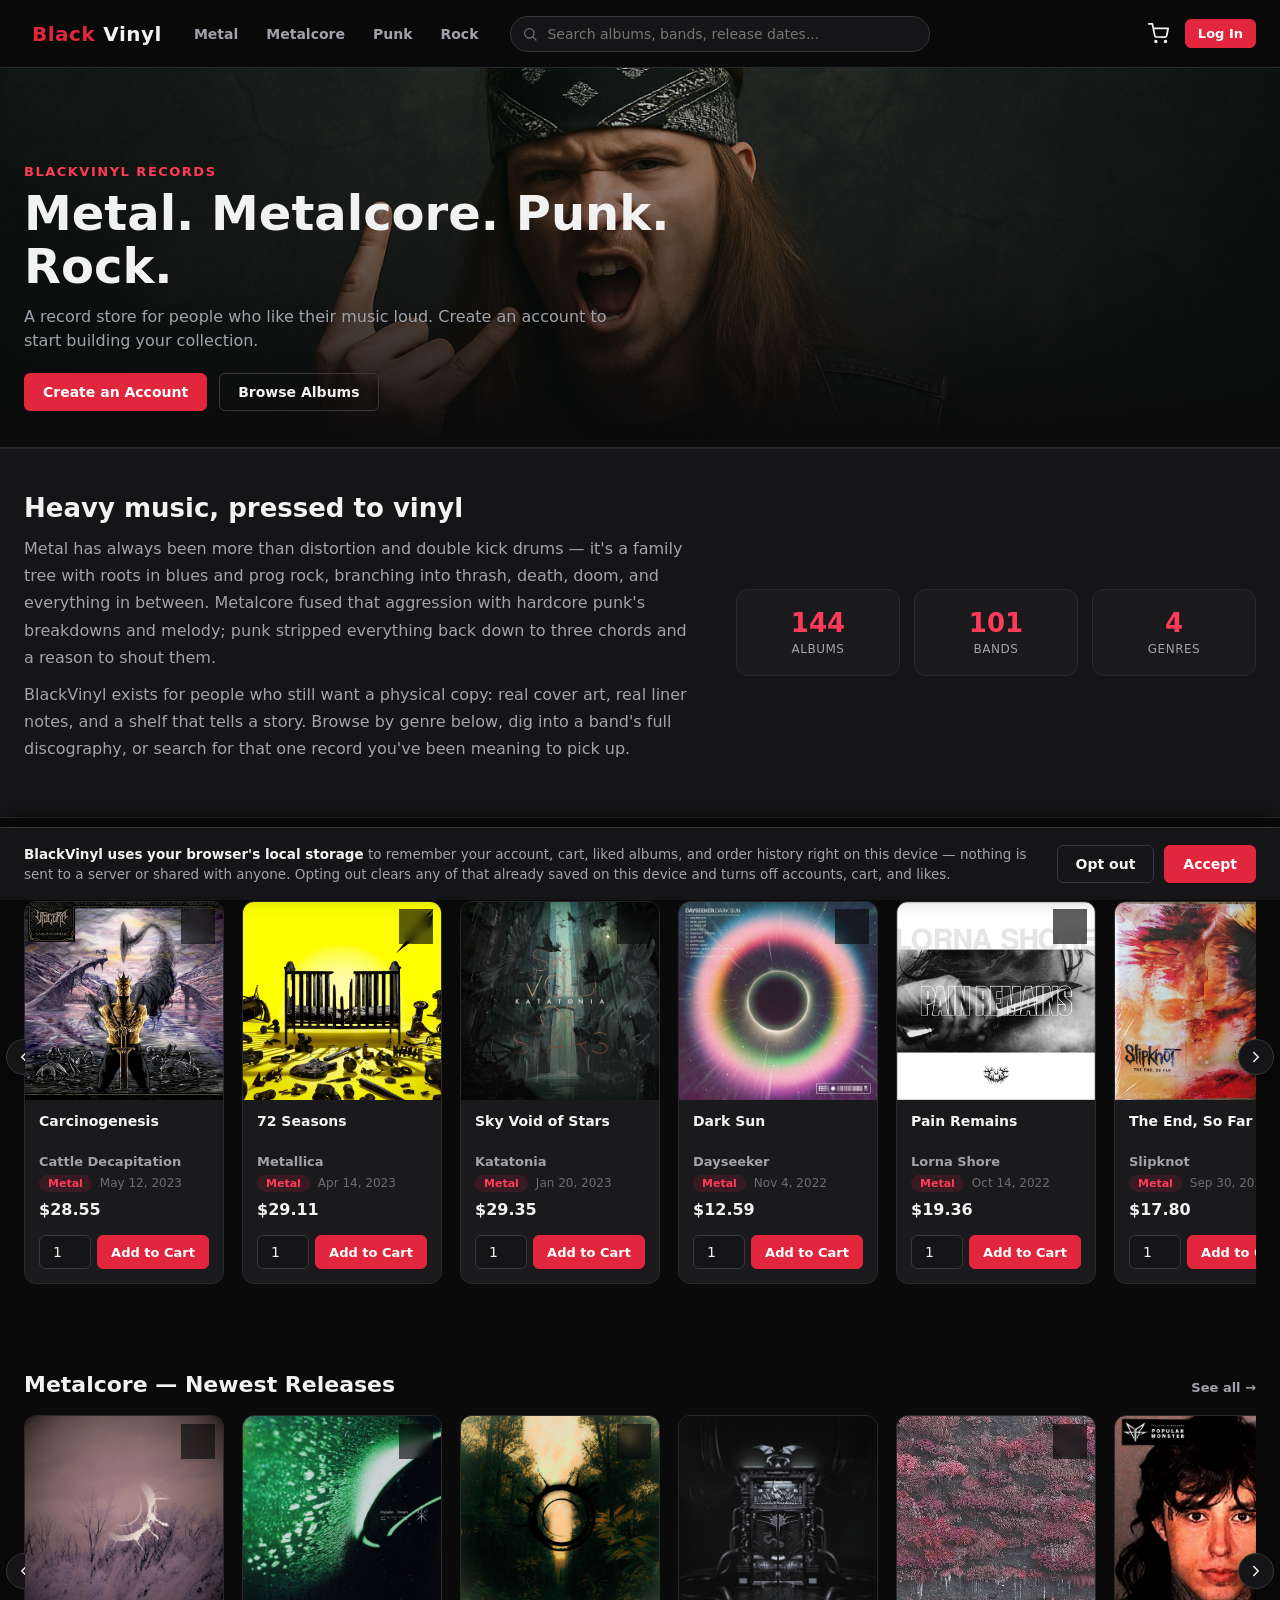
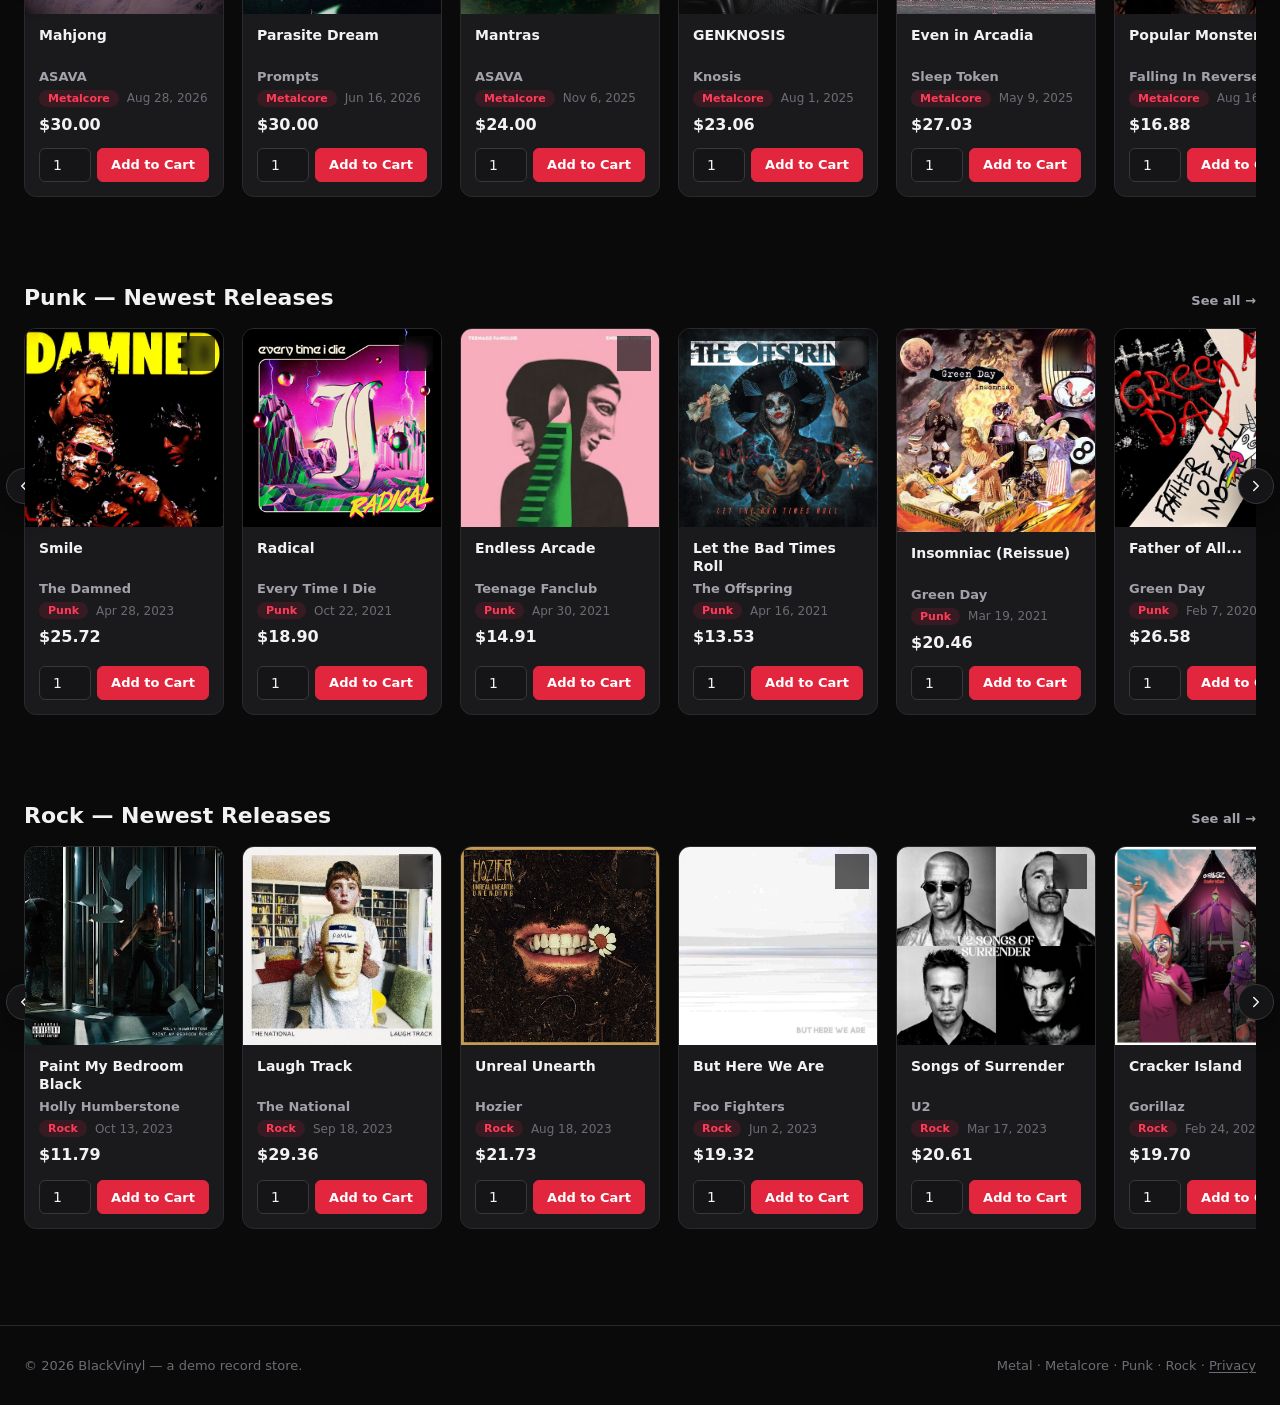
<file: index.html>
<!DOCTYPE html>
<html lang="en">
<head>
<meta charset="UTF-8">
<meta name="viewport" content="width=device-width, initial-scale=1.0">
<title>BlackVinyl — Metal, Metalcore, Punk &amp; Rock Albums</title>
<meta name="description" content="BlackVinyl is a record store for metal, metalcore, punk, and rock albums.">
<link rel="icon" href="data:image/svg+xml,%3Csvg xmlns='http://www.w3.org/2000/svg' viewBox='0 0 100 100'%3E%3Ctext y='.9em' font-size='90'%3E%F0%9F%92%BF%3C/text%3E%3C/svg%3E">
<link rel="stylesheet" href="css/styles.css">
</head>
<body>
<div id="navbar-root"></div>

<main>
  <div id="hero-root"></div>

  <section class="info-band">
    <div class="container info-band-grid">
      <div>
        <h2>Heavy music, pressed to vinyl</h2>
        <p>Metal has always been more than distortion and double kick drums — it's a family tree with roots in blues and prog rock, branching into thrash, death, doom, and everything in between. Metalcore fused that aggression with hardcore punk's breakdowns and melody; punk stripped everything back down to three chords and a reason to shout them.</p>
        <p>BlackVinyl exists for people who still want a physical copy: real cover art, real liner notes, and a shelf that tells a story. Browse by genre below, dig into a band's full discography, or search for that one record you've been meaning to pick up.</p>
      </div>
      <div class="info-stats">
        <div class="info-stat"><strong id="stat-albums">—</strong><span>Albums</span></div>
        <div class="info-stat"><strong id="stat-bands">—</strong><span>Bands</span></div>
        <div class="info-stat"><strong>4</strong><span>Genres</span></div>
      </div>
    </div>
  </section>

  <div class="container">
    <section class="section" id="carousel-metal"></section>
    <section class="section" id="carousel-metalcore"></section>
    <section class="section" id="carousel-punk"></section>
    <section class="section" id="carousel-rock"></section>
  </div>
</main>

<div id="footer-root"></div>

<script src="js/data.js"></script>
<script src="js/store.js"></script>
<script src="js/ui.js"></script>
<script src="js/pages/home.js"></script>
<script src="https://cdn.c360a.salesforce.com/beacon/c360a/7de6a3b1-0e6a-4644-84d8-524a1e90d727/scripts/c360a.min.js"></script>
</body>
</html>
</file>
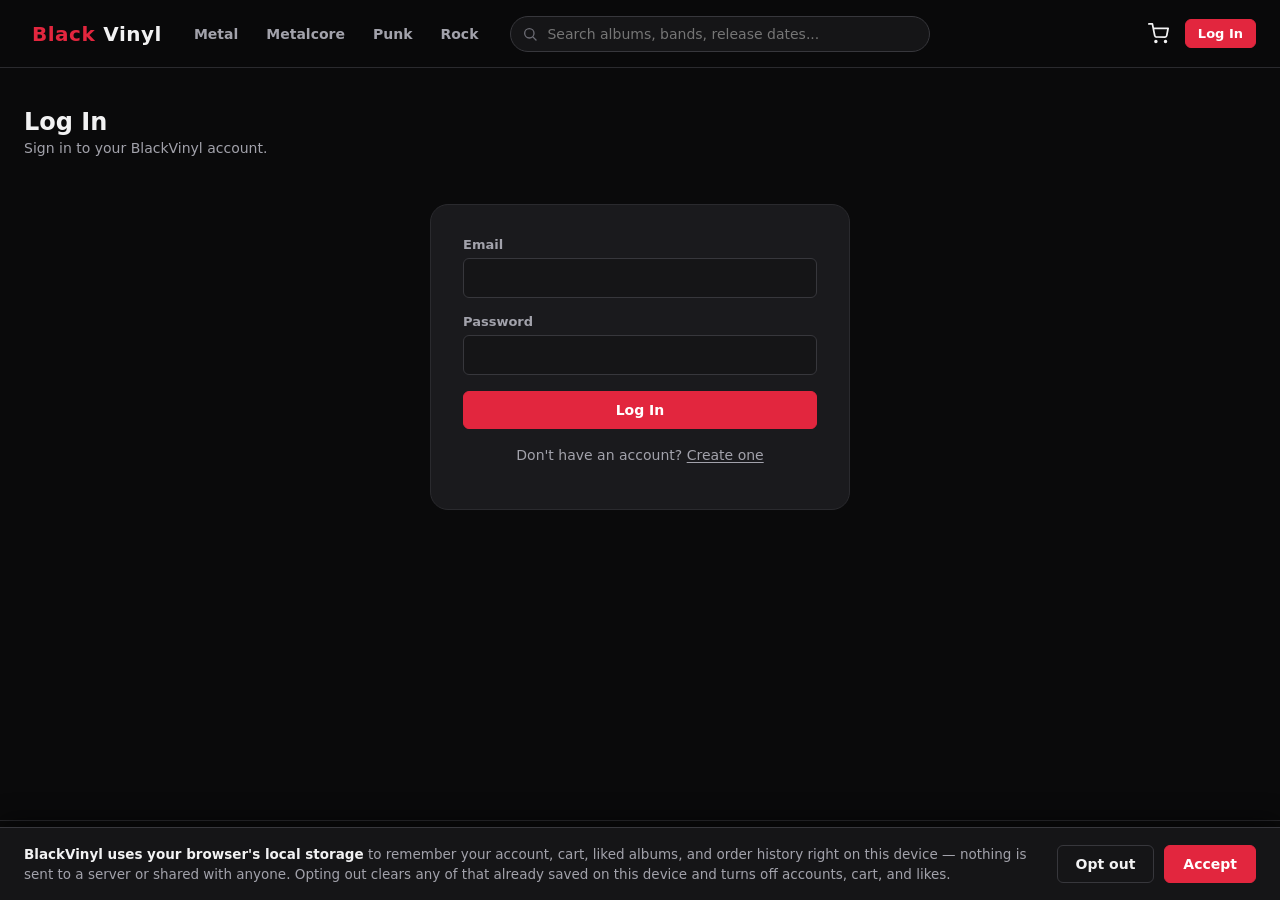
<file: account.html>
<!DOCTYPE html>
<html lang="en">
<head>
<meta charset="UTF-8">
<meta name="viewport" content="width=device-width, initial-scale=1.0">
<title>My Account -- BlackVinyl</title>
<meta name="description" content="View and update your BlackVinyl account details.">
<link rel="icon" href="data:image/svg+xml,%3Csvg xmlns='http://www.w3.org/2000/svg' viewBox='0 0 100 100'%3E%3Ctext y='.9em' font-size='90'%3E%F0%9F%92%BF%3C/text%3E%3C/svg%3E">
<link rel="stylesheet" href="css/styles.css">
</head>
<body>
<div id="navbar-root"></div>
<main class="container">
  <section class="section">
    <div class="page-header">
      <h1 class="page-title">My Account</h1>
      <p class="page-subtitle">Manage your profile details.</p>
    </div>

    <div class="panel panel-narrow">
      <div class="form-group">
        <label>Email</label>
        <div class="field-static" id="account-email"></div>
      </div>

      <div id="account-view">
        <div class="form-group">
          <label>First Name</label>
          <div class="field-static" id="account-first-name"></div>
        </div>
        <div class="form-group">
          <label>Last Name</label>
          <div class="field-static" id="account-last-name"></div>
        </div>
        <button type="button" class="btn btn-outline" id="account-edit-btn">Edit</button>
      </div>

      <form id="account-form" novalidate hidden>
        <div class="form-group">
          <label for="firstName">First Name</label>
          <input type="text" id="firstName" name="firstName" autocomplete="given-name" required>
        </div>
        <div class="form-group">
          <label for="lastName">Last Name</label>
          <input type="text" id="lastName" name="lastName" autocomplete="family-name" required>
        </div>
        <div class="form-error" id="account-error"></div>
        <div style="display:flex;gap:10px;flex-wrap:wrap;">
          <button type="submit" class="btn btn-primary">Save Changes</button>
          <button type="button" class="btn btn-outline" id="account-cancel-btn">Cancel</button>
        </div>
      </form>

      <div style="height:1px;background:var(--border);margin:22px 0 18px;"></div>
      <div style="display:flex;gap:10px;flex-wrap:wrap;">
        <a href="orders.html" class="btn btn-outline btn-sm">Purchase History</a>
        <a href="liked.html" class="btn btn-outline btn-sm">Liked Albums</a>
      </div>
    </div>
  </section>
</main>
<div id="footer-root"></div>
<script src="js/data.js"></script>
<script src="js/store.js"></script>
<script src="js/ui.js"></script>
<script src="js/pages/account.js"></script>
<script src="https://cdn.c360a.salesforce.com/beacon/c360a/7de6a3b1-0e6a-4644-84d8-524a1e90d727/scripts/c360a.min.js"></script>
</body>
</html>
</file>
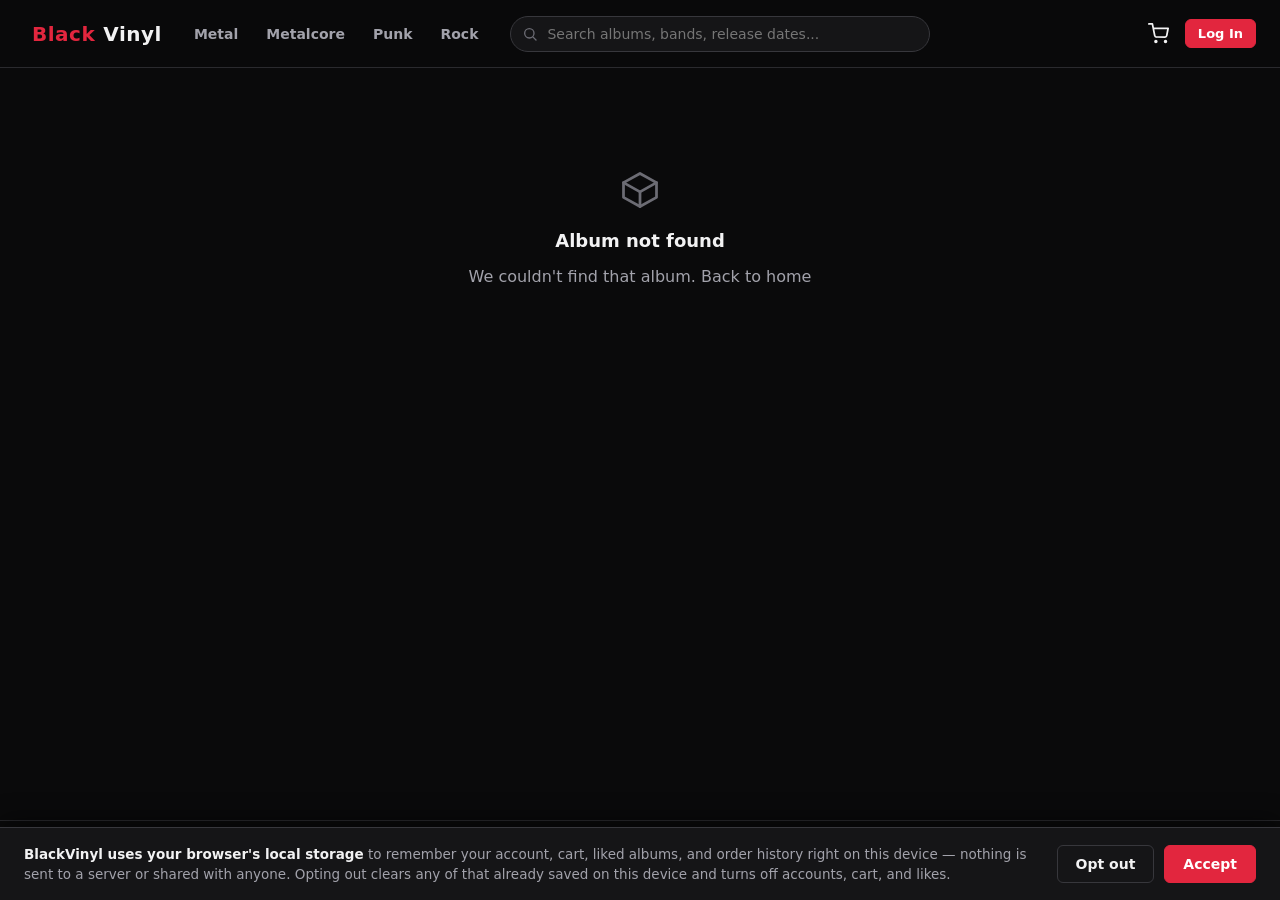
<file: album.html>
<!DOCTYPE html>
<html lang="en">
<head>
<meta charset="UTF-8">
<meta name="viewport" content="width=device-width, initial-scale=1.0">
<title>Album -- BlackVinyl</title>
<meta name="description" content="View album details, add to cart, or like this album on BlackVinyl.">
<link rel="icon" href="data:image/svg+xml,%3Csvg xmlns='http://www.w3.org/2000/svg' viewBox='0 0 100 100'%3E%3Ctext y='.9em' font-size='90'%3E%F0%9F%92%BF%3C/text%3E%3C/svg%3E">
<link rel="stylesheet" href="css/styles.css">
</head>
<body>
<div id="navbar-root"></div>
<main class="container">
  <section class="section" id="album-root"></section>
  <section class="section" id="album-recommendations"></section>
  <section class="section" id="album-recommendations-2"></section>
</main>
<div id="footer-root"></div>
<script src="js/data.js"></script>
<script src="js/store.js"></script>
<script src="js/ui.js"></script>
<script src="js/pages/album.js"></script>
<script src="https://cdn.c360a.salesforce.com/beacon/c360a/7de6a3b1-0e6a-4644-84d8-524a1e90d727/scripts/c360a.min.js"></script>
</body>
</html>
</file>
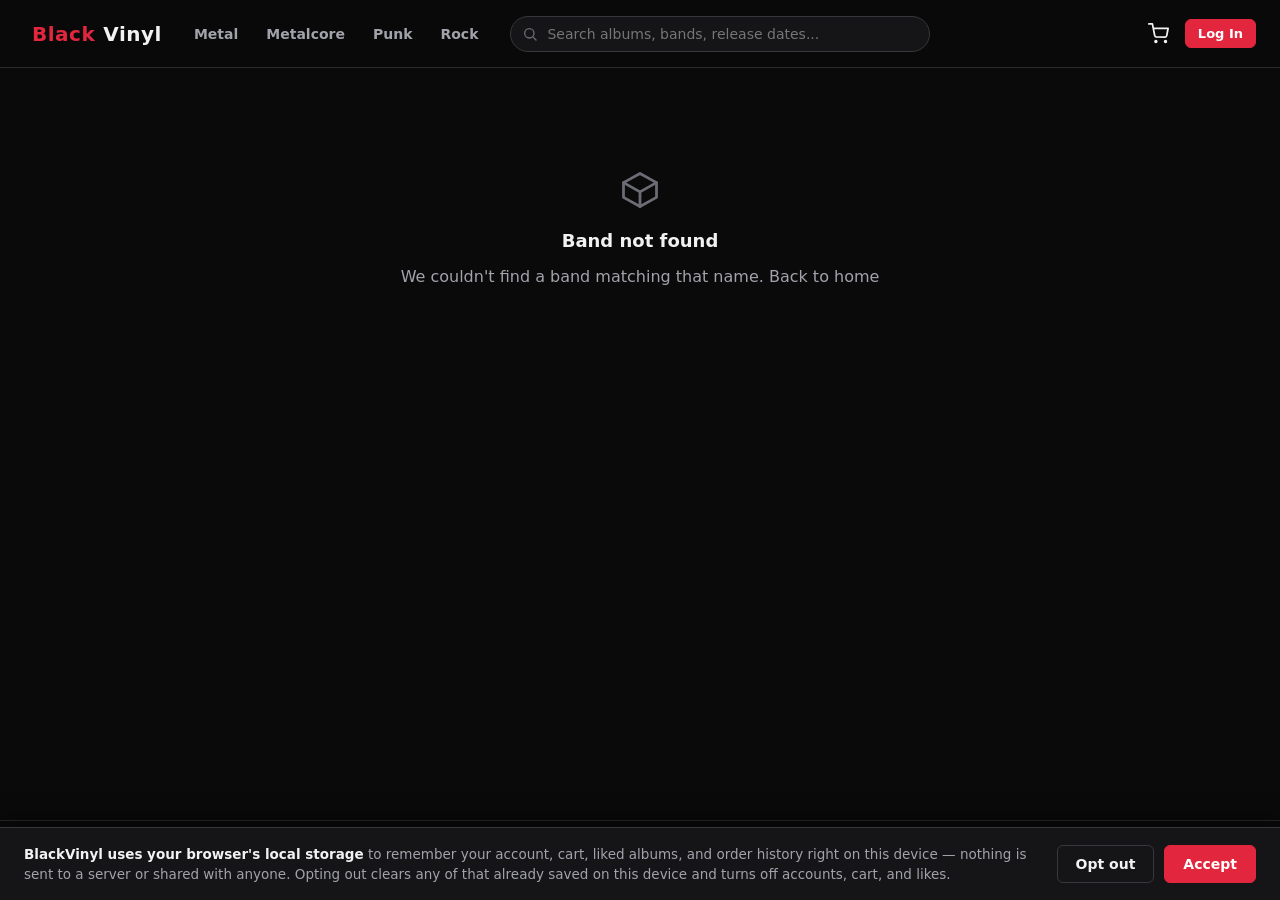
<file: band.html>
<!DOCTYPE html>
<html lang="en">
<head>
<meta charset="UTF-8">
<meta name="viewport" content="width=device-width, initial-scale=1.0">
<title>Band — BlackVinyl</title>
<meta name="description" content="Browse every album by this band, available on BlackVinyl.">
<link rel="icon" href="data:image/svg+xml,%3Csvg xmlns='http://www.w3.org/2000/svg' viewBox='0 0 100 100'%3E%3Ctext y='.9em' font-size='90'%3E%F0%9F%92%BF%3C/text%3E%3C/svg%3E">
<link rel="stylesheet" href="css/styles.css">
</head>
<body>
<div id="navbar-root"></div>

<main>
  <div id="hero-root"></div>

  <div class="container">
    <section class="section">
      <div class="page-header" id="band-page-header"></div>
      <div class="album-grid" id="band-grid"></div>
    </section>
  </div>
</main>

<div id="footer-root"></div>

<script src="js/data.js"></script>
<script src="js/store.js"></script>
<script src="js/ui.js"></script>
<script src="js/pages/band.js"></script>
<script src="https://cdn.c360a.salesforce.com/beacon/c360a/7de6a3b1-0e6a-4644-84d8-524a1e90d727/scripts/c360a.min.js"></script>
</body>
</html>
</file>
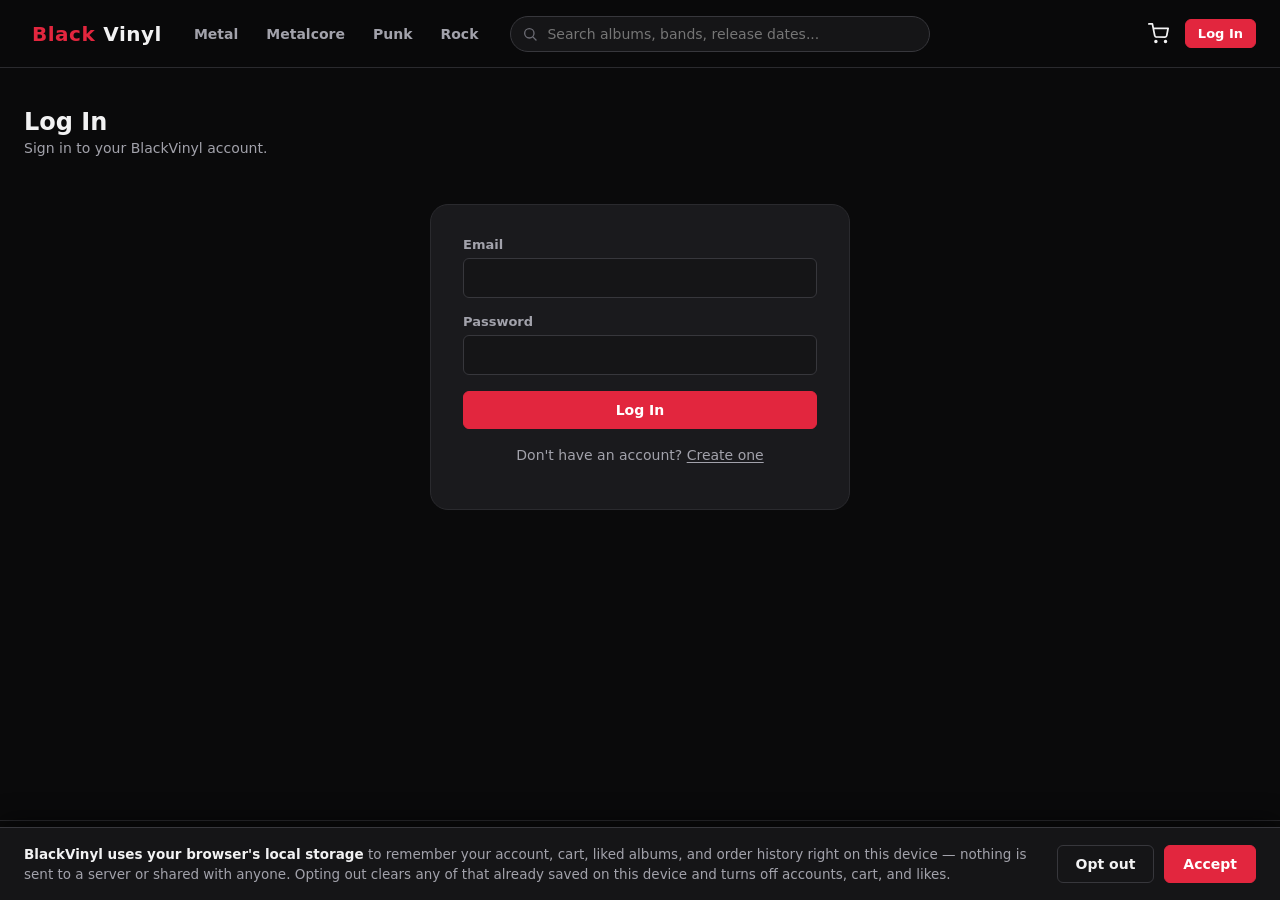
<file: cart.html>
<!DOCTYPE html>
<html lang="en">
<head>
<meta charset="UTF-8">
<meta name="viewport" content="width=device-width, initial-scale=1.0">
<title>Your Cart -- BlackVinyl</title>
<meta name="description" content="Review the albums in your BlackVinyl cart before checking out.">
<link rel="icon" href="data:image/svg+xml,%3Csvg xmlns='http://www.w3.org/2000/svg' viewBox='0 0 100 100'%3E%3Ctext y='.9em' font-size='90'%3E%F0%9F%92%BF%3C/text%3E%3C/svg%3E">
<link rel="stylesheet" href="css/styles.css">
</head>
<body>
<div id="navbar-root"></div>
<main class="container">
  <div class="section">
    <div class="page-header">
      <h1 class="page-title">Your Cart</h1>
      <p class="page-subtitle">Review your albums before proceeding to purchase.</p>
    </div>
    <div class="cart-layout">
      <div id="cart-list" class="cart-list"></div>
      <div id="cart-summary" class="summary-card"></div>
    </div>
  </div>
</main>
<div id="footer-root"></div>
<script src="js/data.js"></script>
<script src="js/store.js"></script>
<script src="js/ui.js"></script>
<script src="js/pages/cart.js"></script>
<script src="https://cdn.c360a.salesforce.com/beacon/c360a/7de6a3b1-0e6a-4644-84d8-524a1e90d727/scripts/c360a.min.js"></script>
</body>
</html>
</file>
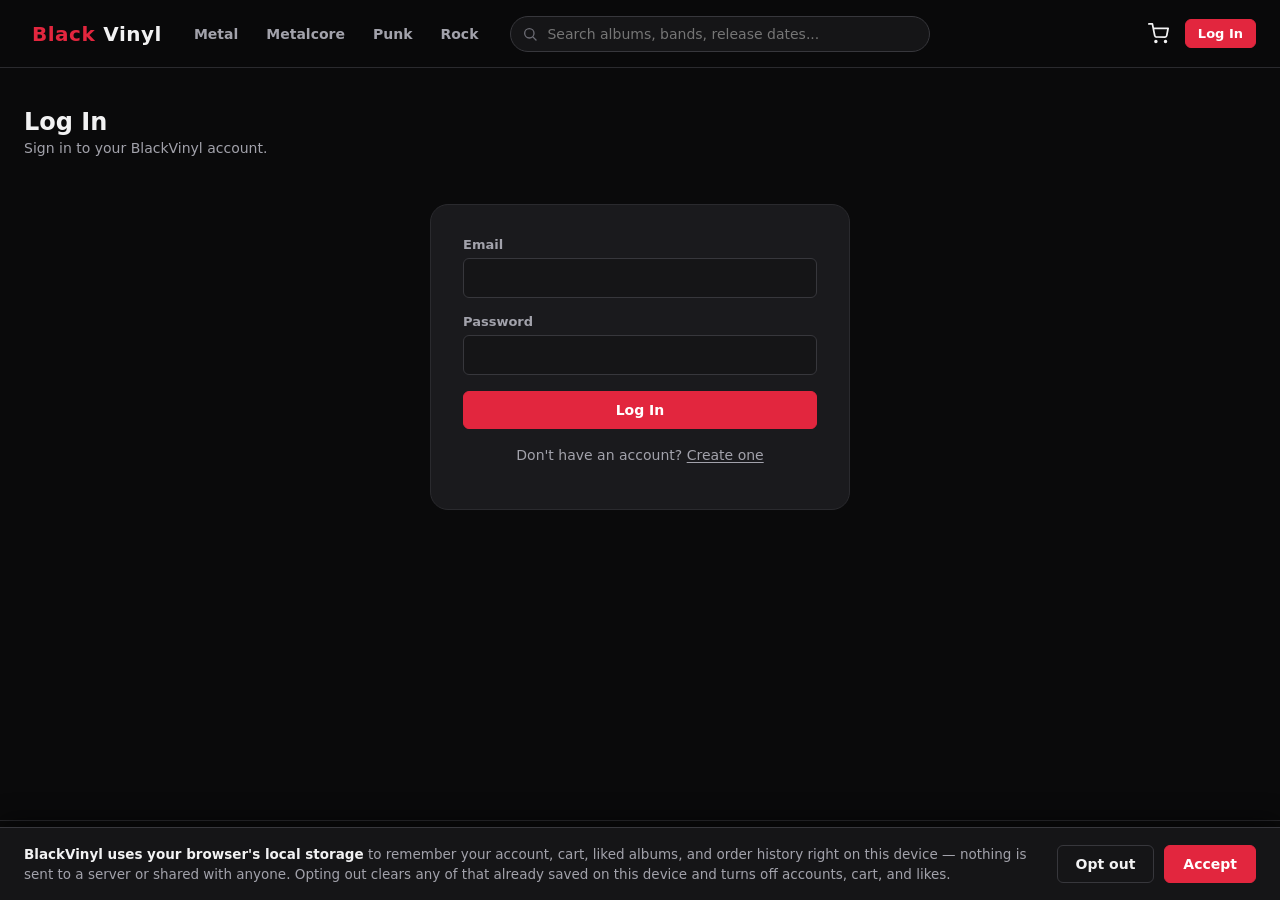
<file: checkout.html>
<!DOCTYPE html>
<html lang="en">
<head>
<meta charset="UTF-8">
<meta name="viewport" content="width=device-width, initial-scale=1.0">
<title>Confirm Your Purchase -- BlackVinyl</title>
<meta name="description" content="Review your cart and confirm your purchase on BlackVinyl.">
<link rel="icon" href="data:image/svg+xml,%3Csvg xmlns='http://www.w3.org/2000/svg' viewBox='0 0 100 100'%3E%3Ctext y='.9em' font-size='90'%3E%F0%9F%92%BF%3C/text%3E%3C/svg%3E">
<link rel="stylesheet" href="css/styles.css">
</head>
<body>
<div id="navbar-root"></div>
<main class="container" id="checkout-main">
  <div class="section" id="checkout-section">
    <div class="page-header" id="checkout-page-header">
      <h1 class="page-title" id="checkout-page-title">Confirm Your Purchase</h1>
      <p class="page-subtitle" id="checkout-page-subtitle">Review your order before it's placed.</p>
    </div>
    <div class="panel panel-narrow" id="checkout-panel"></div>
  </div>
</main>
<div id="footer-root"></div>
<script src="js/data.js"></script>
<script src="js/store.js"></script>
<script src="js/ui.js"></script>
<script src="js/pages/checkout.js"></script>
<script src="https://cdn.c360a.salesforce.com/beacon/c360a/7de6a3b1-0e6a-4644-84d8-524a1e90d727/scripts/c360a.min.js"></script>
</body>
</html>
</file>
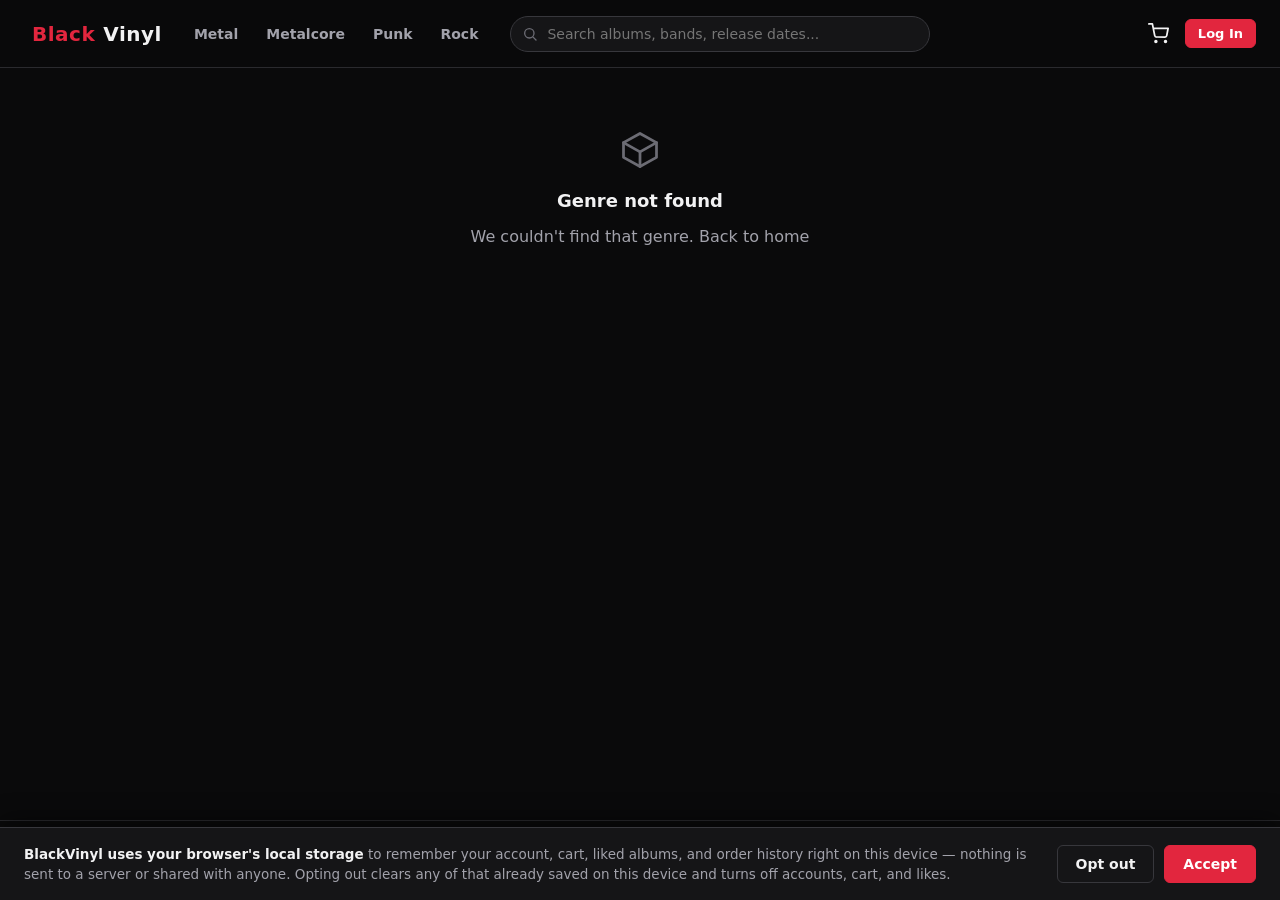
<file: genre.html>
<!DOCTYPE html>
<html lang="en">
<head>
<meta charset="UTF-8">
<meta name="viewport" content="width=device-width, initial-scale=1.0">
<title>Genre -- BlackVinyl</title>
<meta name="description" content="Browse BlackVinyl albums by genre.">
<link rel="icon" href="data:image/svg+xml,%3Csvg xmlns='http://www.w3.org/2000/svg' viewBox='0 0 100 100'%3E%3Ctext y='.9em' font-size='90'%3E%F0%9F%92%BF%3C/text%3E%3C/svg%3E">
<link rel="stylesheet" href="css/styles.css">
</head>
<body>
<div id="navbar-root"></div>

<main>
  <div id="hero-root"></div>

  <div class="container" id="genre-container">
    <section class="section">
      <div class="page-header">
        <h1 class="page-title" id="genre-title">Genre</h1>
        <p class="page-subtitle" id="genre-subtitle"></p>
      </div>
      <div class="album-grid" id="genre-grid"></div>
    </section>
  </div>
</main>

<div id="footer-root"></div>

<script src="js/data.js"></script>
<script src="js/store.js"></script>
<script src="js/ui.js"></script>
<script src="js/pages/genre.js"></script>
<script src="https://cdn.c360a.salesforce.com/beacon/c360a/7de6a3b1-0e6a-4644-84d8-524a1e90d727/scripts/c360a.min.js"></script>
</body>
</html>
</file>
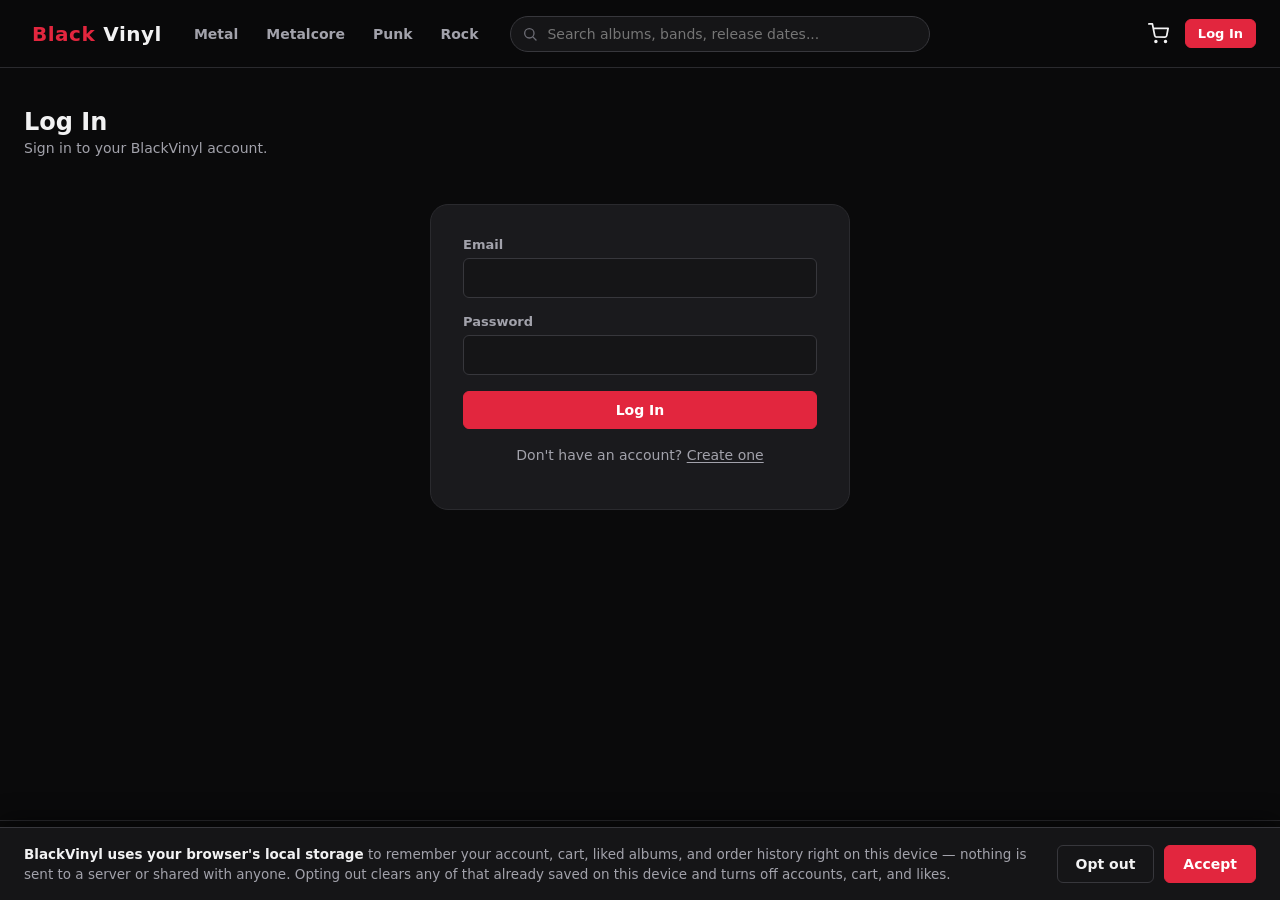
<file: liked.html>
<!DOCTYPE html>
<html lang="en">
<head>
<meta charset="UTF-8">
<meta name="viewport" content="width=device-width, initial-scale=1.0">
<title>Liked Albums -- BlackVinyl</title>
<meta name="description" content="The albums you've liked at BlackVinyl, all in one place.">
<link rel="icon" href="data:image/svg+xml,%3Csvg xmlns='http://www.w3.org/2000/svg' viewBox='0 0 100 100'%3E%3Ctext y='.9em' font-size='90'%3E%F0%9F%92%BF%3C/text%3E%3C/svg%3E">
<link rel="stylesheet" href="css/styles.css">
</head>
<body>
<div id="navbar-root"></div>
<main class="container">
  <div class="section">
    <div class="page-header">
      <h1 class="page-title">Liked Albums</h1>
      <p class="page-subtitle">Every album you've hearted, ready to add to your cart.</p>
    </div>
    <div class="album-grid" id="liked-grid"></div>
  </div>
</main>
<div id="footer-root"></div>
<script src="js/data.js"></script>
<script src="js/store.js"></script>
<script src="js/ui.js"></script>
<script src="js/pages/liked.js"></script>
<script src="https://cdn.c360a.salesforce.com/beacon/c360a/7de6a3b1-0e6a-4644-84d8-524a1e90d727/scripts/c360a.min.js"></script>
</body>
</html>
</file>
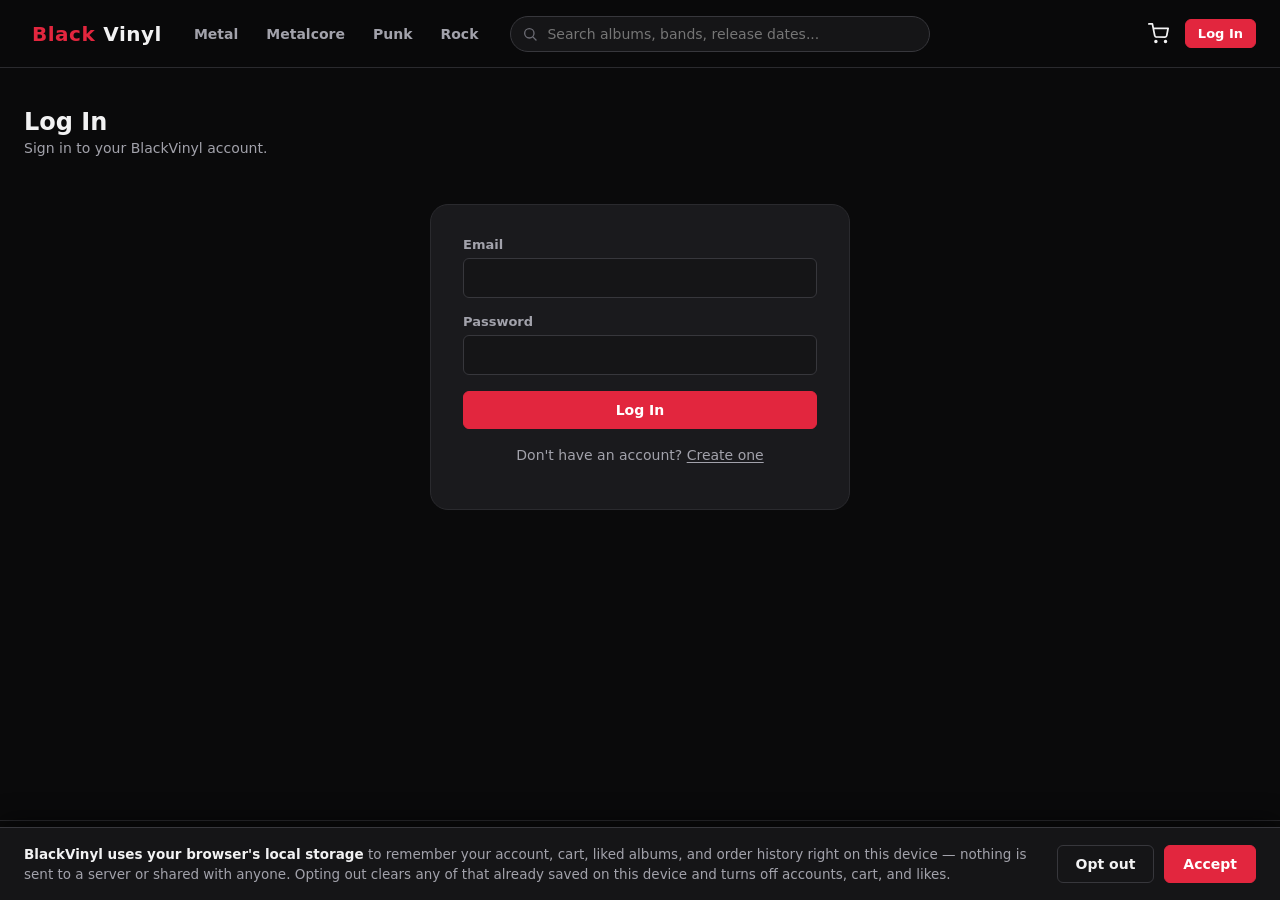
<file: login.html>
<!DOCTYPE html>
<html lang="en">
<head>
<meta charset="UTF-8">
<meta name="viewport" content="width=device-width, initial-scale=1.0">
<title>Log In -- BlackVinyl</title>
<meta name="description" content="Log in to your BlackVinyl account.">
<link rel="icon" href="data:image/svg+xml,%3Csvg xmlns='http://www.w3.org/2000/svg' viewBox='0 0 100 100'%3E%3Ctext y='.9em' font-size='90'%3E%F0%9F%92%BF%3C/text%3E%3C/svg%3E">
<link rel="stylesheet" href="css/styles.css">
</head>
<body>
<div id="navbar-root"></div>
<main class="container">
  <div class="section">
    <div class="page-header">
      <h1 class="page-title">Log In</h1>
      <p class="page-subtitle">Sign in to your BlackVinyl account.</p>
    </div>

    <div class="auth-wrap">
      <form id="form-login" novalidate>
        <div class="form-error" id="login-error"></div>
        <div class="form-group">
          <label for="login-email">Email</label>
          <input type="email" id="login-email" name="email" autocomplete="email" required>
          <div class="field-static visually-hidden" id="login-email-static"></div>
        </div>
        <div class="form-group">
          <label for="login-password">Password</label>
          <input type="password" id="login-password" name="password" autocomplete="current-password" required>
        </div>
        <button type="submit" class="btn btn-primary btn-block">Log In</button>
      </form>
      <p style="text-align:center; margin-top:18px; font-size:14px; color:var(--text-muted);">
        Don't have an account? <a href="signup.html" id="signup-link" class="link-btn">Create one</a>
      </p>
    </div>
  </div>
</main>
<div id="footer-root"></div>
<script src="js/data.js"></script>
<script src="js/store.js"></script>
<script src="js/ui.js"></script>
<script src="js/pages/login.js"></script>
<script src="https://cdn.c360a.salesforce.com/beacon/c360a/7de6a3b1-0e6a-4644-84d8-524a1e90d727/scripts/c360a.min.js"></script>
</body>
</html>
</file>
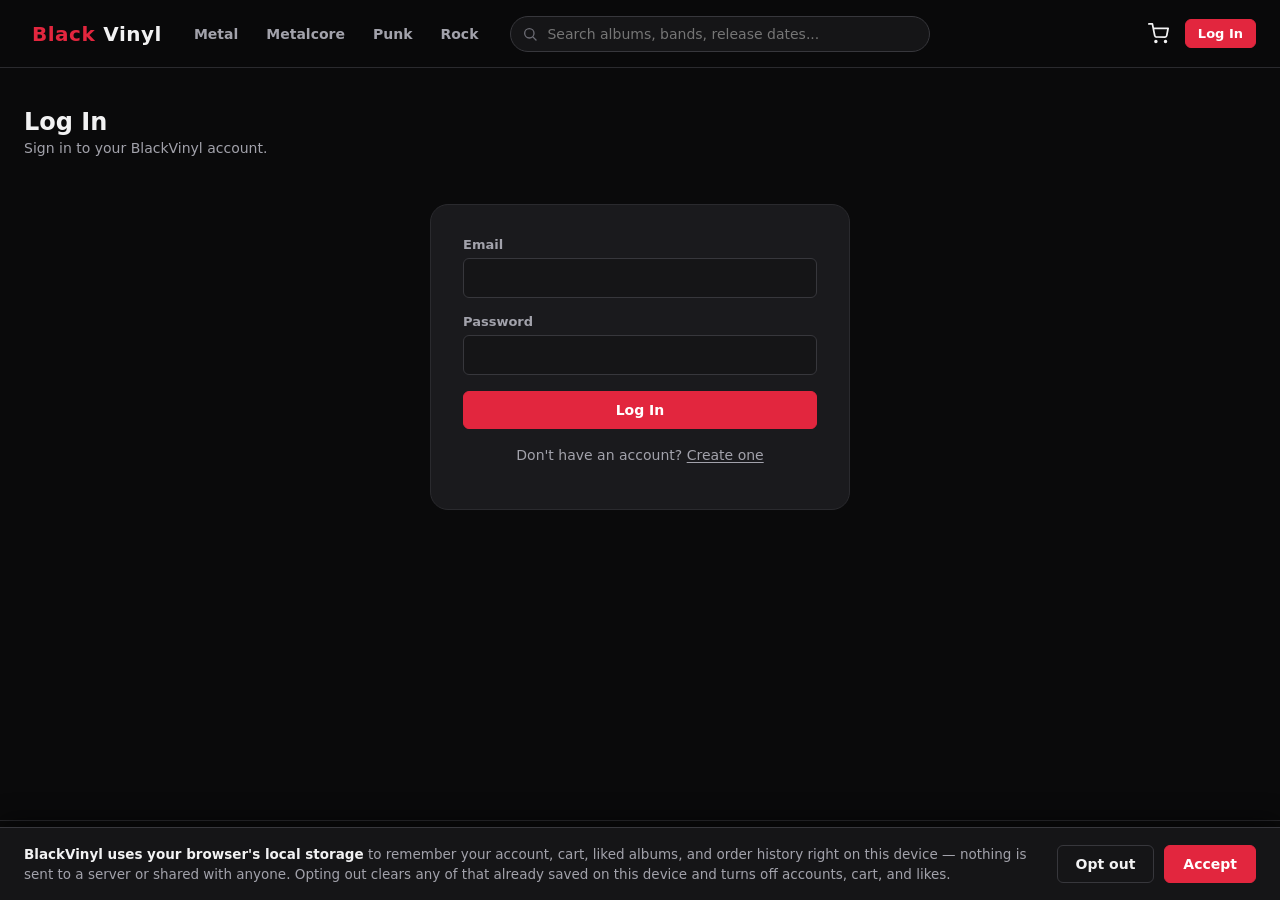
<file: orders.html>
<!DOCTYPE html>
<html lang="en">
<head>
<meta charset="UTF-8">
<meta name="viewport" content="width=device-width, initial-scale=1.0">
<title>Purchase History -- BlackVinyl</title>
<meta name="description" content="View your past BlackVinyl orders.">
<link rel="icon" href="data:image/svg+xml,%3Csvg xmlns='http://www.w3.org/2000/svg' viewBox='0 0 100 100'%3E%3Ctext y='.9em' font-size='90'%3E%F0%9F%92%BF%3C/text%3E%3C/svg%3E">
<link rel="stylesheet" href="css/styles.css">
</head>
<body>
<div id="navbar-root"></div>
<main class="container">
  <div class="section">
    <div class="page-header">
      <h1 class="page-title">Purchase History</h1>
      <p class="page-subtitle">Every order you've placed with BlackVinyl, newest first.</p>
    </div>
    <div id="orders-list"></div>
  </div>
</main>
<div id="footer-root"></div>
<script src="js/data.js"></script>
<script src="js/store.js"></script>
<script src="js/ui.js"></script>
<script src="js/pages/orders.js"></script>
<script src="https://cdn.c360a.salesforce.com/beacon/c360a/7de6a3b1-0e6a-4644-84d8-524a1e90d727/scripts/c360a.min.js"></script>
</body>
</html>
</file>
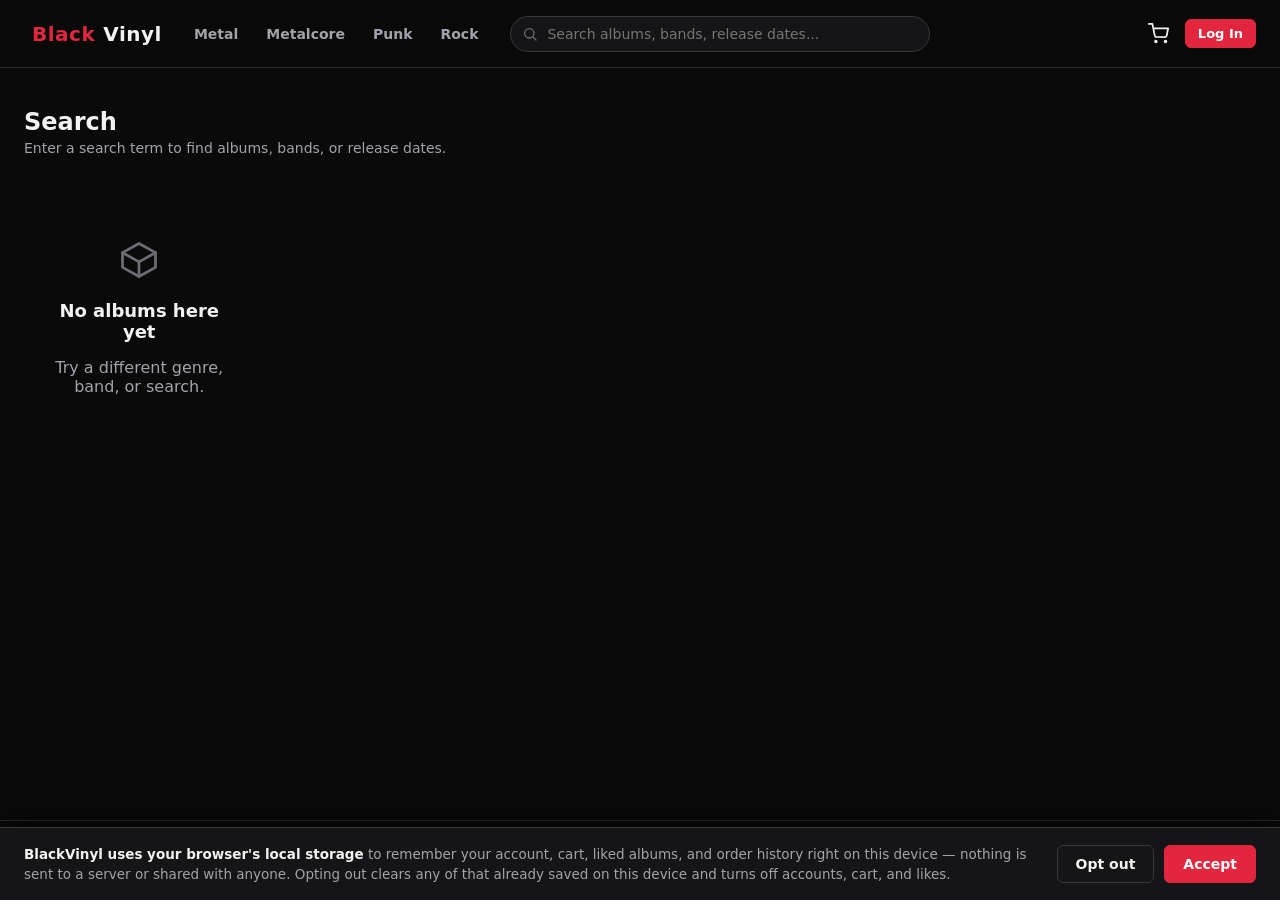
<file: search.html>
<!DOCTYPE html>
<html lang="en">
<head>
<meta charset="UTF-8">
<meta name="viewport" content="width=device-width, initial-scale=1.0">
<title>Search Results -- BlackVinyl</title>
<meta name="description" content="Search BlackVinyl's catalog of metal, metalcore, punk, and rock albums by name, band, or release date.">
<link rel="icon" href="data:image/svg+xml,%3Csvg xmlns='http://www.w3.org/2000/svg' viewBox='0 0 100 100'%3E%3Ctext y='.9em' font-size='90'%3E%F0%9F%92%BF%3C/text%3E%3C/svg%3E">
<link rel="stylesheet" href="css/styles.css">
</head>
<body>
<div id="navbar-root"></div>
<main class="container">
  <div class="section">
    <div class="page-header">
      <h1 class="page-title" id="search-title">Search</h1>
      <p class="page-subtitle" id="search-subtitle"></p>
    </div>
    <div class="album-grid" id="search-grid"></div>
  </div>
</main>
<div id="footer-root"></div>
<script src="js/data.js"></script>
<script src="js/store.js"></script>
<script src="js/ui.js"></script>
<script src="js/pages/search.js"></script>
<script src="https://cdn.c360a.salesforce.com/beacon/c360a/7de6a3b1-0e6a-4644-84d8-524a1e90d727/scripts/c360a.min.js"></script>
</body>
</html>
</file>
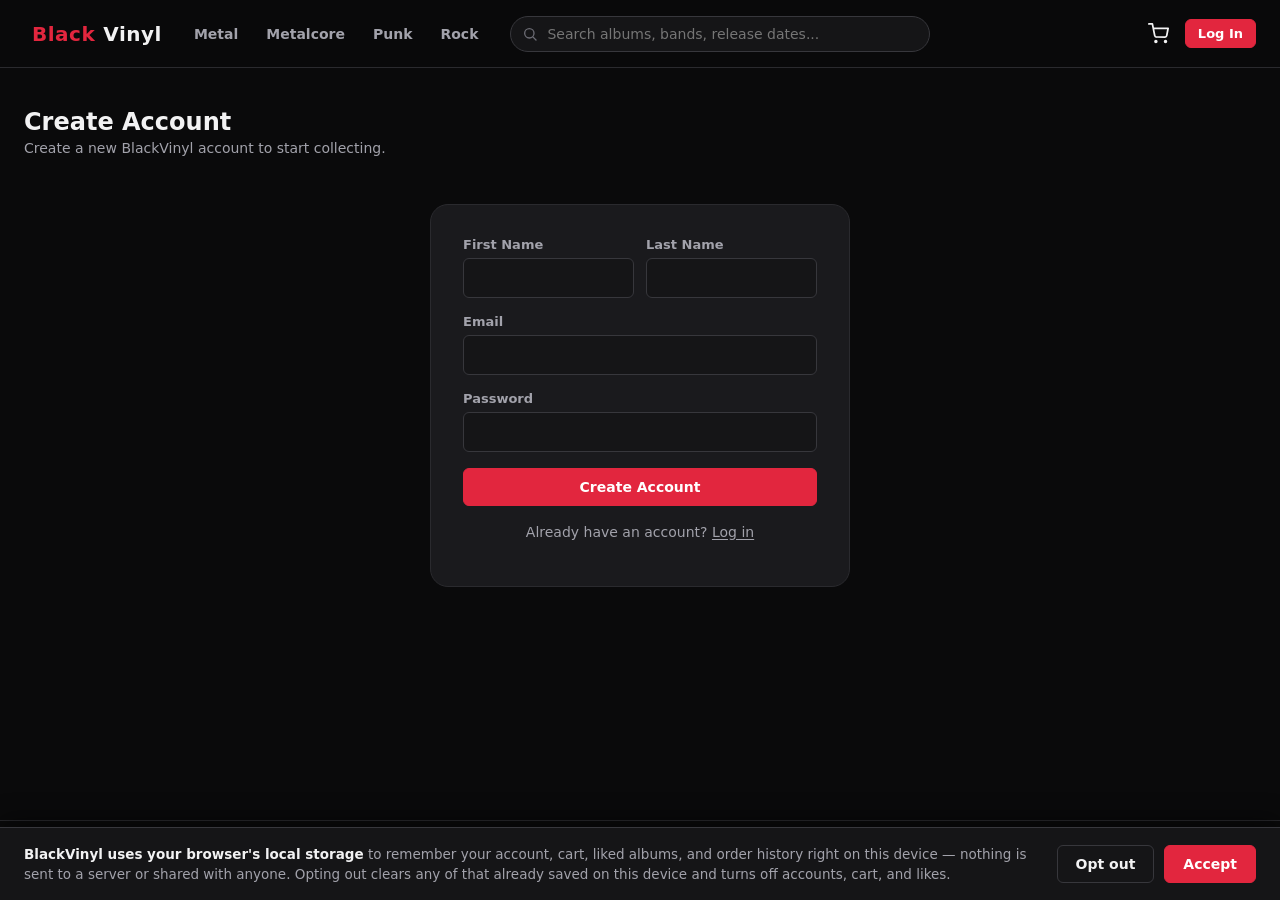
<file: signup.html>
<!DOCTYPE html>
<html lang="en">
<head>
<meta charset="UTF-8">
<meta name="viewport" content="width=device-width, initial-scale=1.0">
<title>Create Account -- BlackVinyl</title>
<meta name="description" content="Create a BlackVinyl account to start collecting.">
<link rel="icon" href="data:image/svg+xml,%3Csvg xmlns='http://www.w3.org/2000/svg' viewBox='0 0 100 100'%3E%3Ctext y='.9em' font-size='90'%3E%F0%9F%92%BF%3C/text%3E%3C/svg%3E">
<link rel="stylesheet" href="css/styles.css">
</head>
<body>
<div id="navbar-root"></div>
<main class="container">
  <div class="section">
    <div class="page-header">
      <h1 class="page-title">Create Account</h1>
      <p class="page-subtitle">Create a new BlackVinyl account to start collecting.</p>
    </div>

    <div class="auth-wrap">
      <form id="form-signup" novalidate>
        <div class="form-error" id="signup-error"></div>
        <div class="form-row">
          <div class="form-group">
            <label for="signup-first-name">First Name</label>
            <input type="text" id="signup-first-name" name="firstName" autocomplete="given-name" required>
            <div class="field-static visually-hidden" id="signup-first-name-static"></div>
          </div>
          <div class="form-group">
            <label for="signup-last-name">Last Name</label>
            <input type="text" id="signup-last-name" name="lastName" autocomplete="family-name" required>
            <div class="field-static visually-hidden" id="signup-last-name-static"></div>
          </div>
        </div>
        <div class="form-group">
          <label for="signup-email">Email</label>
          <input type="email" id="signup-email" name="email" autocomplete="email" required>
          <div class="field-static visually-hidden" id="signup-email-static"></div>
        </div>
        <div class="form-group">
          <label for="signup-password">Password</label>
          <input type="password" id="signup-password" name="password" autocomplete="new-password" required>
        </div>
        <button type="submit" class="btn btn-primary btn-block">Create Account</button>
      </form>
      <p style="text-align:center; margin-top:18px; font-size:14px; color:var(--text-muted);">
        Already have an account? <a href="login.html" id="login-link" class="link-btn">Log in</a>
      </p>
    </div>
  </div>
</main>
<div id="footer-root"></div>
<script src="js/data.js"></script>
<script src="js/store.js"></script>
<script src="js/ui.js"></script>
<script src="js/pages/signup.js"></script>
<script src="https://cdn.c360a.salesforce.com/beacon/c360a/7de6a3b1-0e6a-4644-84d8-524a1e90d727/scripts/c360a.min.js"></script>
</body>
</html>
</file>
<file: css/styles.css>
/* css/styles.css — shared design system for every page of the store. */

:root {
  --bg: #0a0a0b;
  --bg-elevated: #151517;
  --bg-card: #1a1a1d;
  --bg-card-hover: #202024;
  --border: #2a2a2e;
  --border-light: #37373c;
  --text: #f2f2f3;
  --text-muted: #a2a2ab;
  --text-faint: #6c6c74;
  --accent: #e2263e;
  --accent-hover: #ff3b57;
  --accent-soft: rgba(226, 38, 62, 0.15);
  --success: #35c76c;
  --danger: #ff5c5c;
  --radius-sm: 6px;
  --radius: 12px;
  --radius-lg: 18px;
  --shadow: 0 8px 24px rgba(0, 0, 0, 0.45);
  --header-h: 68px;
  --max-width: 1320px;
  --font: 'Segoe UI', 'Inter', system-ui, -apple-system, Roboto, Helvetica, Arial, sans-serif;
}

* { box-sizing: border-box; }

html, body {
  margin: 0;
  padding: 0;
  background: var(--bg);
  color: var(--text);
  font-family: var(--font);
  scroll-behavior: smooth;
}

body {
  min-height: 100vh;
  display: flex;
  flex-direction: column;
}

a { color: inherit; text-decoration: none; }
a:hover { color: var(--accent-hover); }

img { max-width: 100%; display: block; }

button, input, select { font-family: inherit; }

.container {
  width: 100%;
  max-width: var(--max-width);
  margin: 0 auto;
  padding: 0 24px;
}

main { flex: 1 0 auto; }

.visually-hidden {
  position: absolute !important;
  width: 1px; height: 1px;
  padding: 0; margin: -1px;
  overflow: hidden;
  clip: rect(0,0,0,0);
  white-space: nowrap;
  border: 0;
}

/* ---------------------------- buttons ------------------------------------ */

.btn {
  display: inline-flex;
  align-items: center;
  justify-content: center;
  gap: 6px;
  padding: 10px 18px;
  border-radius: var(--radius-sm);
  border: 1px solid var(--border-light);
  background: var(--bg-elevated);
  color: var(--text);
  font-size: 14px;
  font-weight: 600;
  cursor: pointer;
  transition: background .15s ease, border-color .15s ease, transform .05s ease;
  white-space: nowrap;
}
.btn:hover { background: var(--bg-card-hover); border-color: var(--border-light); }
.btn:active { transform: scale(0.98); }
.btn:disabled { opacity: .5; cursor: not-allowed; }

.btn-primary {
  background: var(--accent);
  border-color: var(--accent);
  color: #fff;
}
.btn-primary:hover { background: var(--accent-hover); border-color: var(--accent-hover); }

.btn-outline {
  background: transparent;
  border-color: var(--border-light);
}

.btn-sm { padding: 6px 12px; font-size: 13px; }
.btn-block { width: 100%; }

.btn-icon {
  width: 38px; height: 38px;
  padding: 0;
  border-radius: 50%;
  background: transparent;
  border: 1px solid transparent;
}
.btn-icon:hover { background: var(--bg-elevated); }
.btn-icon svg { width: 20px; height: 20px; }

.btn-danger-text { color: var(--danger); background: transparent; border-color: var(--border); }
.btn-danger-text:hover { background: rgba(255,92,92,0.1); }

/* ---------------------------- header / nav -------------------------------- */

.site-header {
  position: sticky;
  top: 0;
  z-index: 50;
  height: var(--header-h);
  display: flex;
  align-items: center;
  background: rgba(10,10,11,0.92);
  backdrop-filter: blur(10px);
  border-bottom: 1px solid var(--border);
}

.site-header .container {
  display: flex;
  align-items: center;
  gap: 20px;
  height: 100%;
}

.brand {
  font-size: 20px;
  font-weight: 800;
  letter-spacing: 0.5px;
  color: var(--text);
  display: flex;
  align-items: center;
  gap: 8px;
  flex-shrink: 0;
}
.brand span { color: var(--accent); }

.nav-links {
  display: flex;
  align-items: center;
  gap: 4px;
  list-style: none;
  margin: 0;
  padding: 0;
}
.nav-links a {
  display: block;
  padding: 8px 12px;
  border-radius: var(--radius-sm);
  font-size: 14px;
  font-weight: 600;
  color: var(--text-muted);
}
.nav-links a:hover, .nav-links a.active {
  color: var(--text);
  background: var(--bg-elevated);
}

.nav-search {
  flex: 1 1 auto;
  max-width: 420px;
  position: relative;
}
.nav-search form { display: flex; }
.nav-search input {
  width: 100%;
  padding: 9px 14px 9px 36px;
  border-radius: 999px;
  border: 1px solid var(--border-light);
  background: var(--bg-elevated);
  color: var(--text);
  font-size: 14px;
}
.nav-search input:focus {
  outline: none;
  border-color: var(--accent);
}
.nav-search svg {
  position: absolute;
  left: 12px;
  top: 50%;
  transform: translateY(-50%);
  width: 16px; height: 16px;
  color: var(--text-faint);
  pointer-events: none;
}

.nav-icons {
  display: flex;
  align-items: center;
  gap: 6px;
  flex-shrink: 0;
  margin-left: auto;
}

.icon-btn {
  position: relative;
  width: 40px; height: 40px;
  display: flex; align-items: center; justify-content: center;
  border-radius: 50%;
  color: var(--text);
  border: 1px solid transparent;
  background: transparent;
  cursor: pointer;
}
.icon-btn:hover { background: var(--bg-elevated); }
.icon-btn svg { width: 21px; height: 21px; }

.badge-count {
  position: absolute;
  top: -2px; right: -2px;
  min-width: 18px; height: 18px;
  padding: 0 4px;
  border-radius: 999px;
  background: var(--accent);
  color: #fff;
  font-size: 11px;
  font-weight: 700;
  display: flex; align-items: center; justify-content: center;
  line-height: 1;
}

.user-menu { position: relative; }
.user-menu-panel {
  position: absolute;
  top: calc(100% + 8px);
  right: 0;
  min-width: 200px;
  background: var(--bg-elevated);
  border: 1px solid var(--border);
  border-radius: var(--radius);
  box-shadow: var(--shadow);
  padding: 8px;
  display: none;
  flex-direction: column;
  gap: 2px;
}
.user-menu-panel.open { display: flex; }
.user-menu-panel a, .user-menu-panel button {
  display: block;
  width: 100%;
  text-align: left;
  padding: 9px 12px;
  border-radius: var(--radius-sm);
  background: transparent;
  border: none;
  color: var(--text);
  font-size: 14px;
  cursor: pointer;
}
.user-menu-panel a:hover, .user-menu-panel button:hover { background: var(--bg-card-hover); }
.user-menu-panel .menu-divider { height: 1px; background: var(--border); margin: 6px 4px; }
.user-menu-email { padding: 6px 12px 10px; font-size: 12px; color: var(--text-faint); border-bottom: 1px solid var(--border); margin-bottom: 4px; }

.nav-toggle {
  display: none;
  width: 38px; height: 38px;
  border-radius: var(--radius-sm);
  background: transparent;
  border: 1px solid transparent;
  color: var(--text);
  cursor: pointer;
  flex-shrink: 0;
}
.nav-toggle:hover { background: var(--bg-elevated); }
.nav-toggle svg { width: 20px; height: 20px; }

/* ------------------------------- hero -------------------------------------- */

.hero {
  position: relative;
  min-height: 380px;
  display: flex;
  align-items: flex-end;
  background-size: cover;
  background-position: center 30%;
  border-bottom: 1px solid var(--border);
}
.hero-sm { min-height: 220px; }
.hero::before {
  content: '';
  position: absolute; inset: 0;
  background: linear-gradient(180deg, rgba(10,10,11,0.15) 0%, rgba(10,10,11,0.55) 55%, var(--bg) 100%);
}
.hero-content {
  position: relative;
  z-index: 1;
  padding: 40px 24px 36px;
  width: 100%;
  max-width: var(--max-width);
  margin: 0 auto;
}
.hero-eyebrow {
  color: var(--accent-hover);
  font-size: 13px;
  font-weight: 700;
  text-transform: uppercase;
  letter-spacing: 1.5px;
  margin: 0 0 8px;
}
.hero-title {
  font-size: clamp(28px, 5vw, 48px);
  font-weight: 800;
  margin: 0 0 12px;
  max-width: 720px;
  line-height: 1.1;
}
.hero-subtitle {
  font-size: 16px;
  color: var(--text-muted);
  max-width: 620px;
  margin: 0 0 20px;
  line-height: 1.5;
}
.hero-actions { display: flex; gap: 12px; flex-wrap: wrap; }

/* ------------------------------ sections ----------------------------------- */

.section {
  padding: 40px 0;
}
.section-header {
  display: flex;
  align-items: baseline;
  justify-content: space-between;
  gap: 16px;
  margin-bottom: 18px;
}
.section-title {
  font-size: 22px;
  font-weight: 800;
  margin: 0;
}
.section-link { font-size: 13px; font-weight: 700; color: var(--text-muted); }
.section-link:hover { color: var(--accent-hover); }

.info-band {
  background: var(--bg-elevated);
  border-top: 1px solid var(--border);
  border-bottom: 1px solid var(--border);
  padding: 44px 0;
}
.info-band-grid {
  display: grid;
  grid-template-columns: 1.3fr 1fr;
  gap: 36px;
  align-items: center;
}
.info-band h2 { font-size: 26px; margin: 0 0 12px; }
.info-band p { color: var(--text-muted); line-height: 1.7; margin: 0 0 10px; }
.info-stats { display: grid; grid-template-columns: repeat(3, 1fr); gap: 14px; }
.info-stat {
  background: var(--bg-card);
  border: 1px solid var(--border);
  border-radius: var(--radius);
  padding: 18px;
  text-align: center;
}
.info-stat strong { display: block; font-size: 26px; color: var(--accent-hover); }
.info-stat span { font-size: 12px; color: var(--text-muted); text-transform: uppercase; letter-spacing: 0.5px; }

/* ------------------------------ carousel ------------------------------------ */

.carousel-wrap { position: relative; }
.carousel-track {
  display: flex;
  gap: 18px;
  overflow-x: auto;
  scroll-snap-type: x proximity;
  padding-bottom: 8px;
  scrollbar-width: thin;
  scrollbar-color: var(--border-light) transparent;
}
.carousel-track::-webkit-scrollbar { height: 8px; }
.carousel-track::-webkit-scrollbar-thumb { background: var(--border-light); border-radius: 999px; }
.carousel-track > .album-card { flex: 0 0 200px; scroll-snap-align: start; }

.carousel-nav {
  position: absolute;
  top: 40%;
  transform: translateY(-50%);
  width: 36px; height: 36px;
  border-radius: 50%;
  background: var(--bg-elevated);
  border: 1px solid var(--border-light);
  color: var(--text);
  display: flex; align-items: center; justify-content: center;
  cursor: pointer;
  box-shadow: var(--shadow);
}
.carousel-nav.prev { left: -18px; }
.carousel-nav.next { right: -18px; }
.carousel-nav svg { width: 18px; height: 18px; }

/* ------------------------------ album grid / card ---------------------------- */

.album-grid {
  display: grid;
  grid-template-columns: repeat(auto-fill, minmax(190px, 1fr));
  gap: 20px;
}

.album-card {
  background: var(--bg-card);
  border: 1px solid var(--border);
  border-radius: var(--radius);
  overflow: hidden;
  display: flex;
  flex-direction: column;
  transition: border-color .15s ease, transform .15s ease;
}
.album-card:hover { border-color: var(--border-light); transform: translateY(-2px); }

.album-card-media {
  position: relative;
  aspect-ratio: 1 / 1;
  background: var(--bg-elevated);
}
.album-card-media img { width: 100%; height: 100%; object-fit: cover; }

.like-btn {
  position: absolute;
  top: 8px; right: 8px;
  width: 34px; height: 34px;
  border-radius: 50%;
  border: 1px solid rgba(255,255,255,0.15);
  background: rgba(10,10,11,0.65);
  backdrop-filter: blur(4px);
  color: #fff;
  display: flex; align-items: center; justify-content: center;
  cursor: pointer;
}
.like-btn svg { width: 18px; height: 18px; }
.like-btn.liked { color: var(--accent); border-color: var(--accent); }
.like-btn.liked svg { fill: var(--accent); }

.remove-liked-btn {
  position: absolute;
  top: 8px; right: 8px;
  width: 34px; height: 34px;
  border-radius: 50%;
  border: 1px solid rgba(255,255,255,0.15);
  background: rgba(10,10,11,0.65);
  color: #fff;
  display: flex; align-items: center; justify-content: center;
  cursor: pointer;
}
.remove-liked-btn:hover { background: var(--danger); border-color: var(--danger); }
.remove-liked-btn svg { width: 16px; height: 16px; }

.album-card-body {
  padding: 12px 14px 14px;
  display: flex;
  flex-direction: column;
  gap: 6px;
  flex: 1;
}
.album-card-title {
  font-size: 14px;
  font-weight: 700;
  line-height: 1.3;
  display: -webkit-box;
  -webkit-line-clamp: 2;
  -webkit-box-orient: vertical;
  overflow: hidden;
  min-height: 2.6em;
}
.album-card-band {
  font-size: 13px;
  color: var(--text-muted);
  font-weight: 600;
}
.album-card-band:hover { color: var(--accent-hover); }
.album-card-meta {
  display: flex;
  align-items: center;
  gap: 8px;
  font-size: 12px;
  color: var(--text-faint);
}
.genre-pill {
  display: inline-block;
  padding: 2px 9px;
  border-radius: 999px;
  background: var(--accent-soft);
  color: var(--accent-hover);
  font-size: 11px;
  font-weight: 700;
  text-transform: capitalize;
}
.genre-pill:hover { background: var(--accent); color: #fff; }

.album-card-price {
  font-size: 16px;
  font-weight: 800;
  margin-top: 2px;
}

.album-card-actions {
  margin-top: auto;
  padding-top: 8px;
  display: flex;
  flex-direction: column;
  gap: 6px;
}
.add-to-cart-row { display: flex; gap: 6px; }
.qty-input {
  width: 52px;
  padding: 8px 6px;
  text-align: center;
  border-radius: var(--radius-sm);
  border: 1px solid var(--border-light);
  background: var(--bg-elevated);
  color: var(--text);
  font-size: 14px;
}
.qty-input:focus { outline: none; border-color: var(--accent); }
.add-to-cart-row .btn { flex: 1; }

.already-in-cart-note {
  font-size: 11.5px;
  color: var(--success);
  font-weight: 600;
}

/* ------------------------------ page banner / grids --------------------------- */

.page-header { margin-bottom: 22px; }
.page-title { font-size: 24px; font-weight: 800; margin: 0 0 4px; }
.page-subtitle { color: var(--text-muted); font-size: 14px; margin: 0; }

.band-chip-grid {
  display: flex; flex-wrap: wrap; gap: 8px;
}

.empty-state {
  text-align: center;
  padding: 60px 20px;
  color: var(--text-muted);
}
.empty-state h3 { color: var(--text); font-size: 18px; margin: 0 0 8px; }
.empty-state svg { width: 44px; height: 44px; color: var(--text-faint); margin-bottom: 14px; }

/* ------------------------------ forms ------------------------------------- */

.auth-wrap {
  max-width: 420px;
  margin: 48px auto;
  background: var(--bg-card);
  border: 1px solid var(--border);
  border-radius: var(--radius-lg);
  padding: 32px;
}
.auth-tabs {
  display: flex;
  border: 1px solid var(--border);
  border-radius: var(--radius-sm);
  overflow: hidden;
  margin-bottom: 24px;
}
.auth-tab {
  flex: 1;
  text-align: center;
  padding: 10px;
  cursor: pointer;
  font-weight: 700;
  font-size: 14px;
  color: var(--text-muted);
  background: var(--bg-elevated);
}
.auth-tab.active { background: var(--accent); color: #fff; }

.form-group { margin-bottom: 16px; }
.form-group label {
  display: block;
  font-size: 13px;
  font-weight: 600;
  color: var(--text-muted);
  margin-bottom: 6px;
}
.form-group input {
  width: 100%;
  padding: 11px 12px;
  border-radius: var(--radius-sm);
  border: 1px solid var(--border-light);
  background: var(--bg-elevated);
  color: var(--text);
  font-size: 14px;
}
.form-group input:focus { outline: none; border-color: var(--accent); }
.form-row { display: flex; gap: 12px; }
.form-row .form-group { flex: 1; }

.form-error {
  background: rgba(255,92,92,0.12);
  border: 1px solid rgba(255,92,92,0.35);
  color: var(--danger);
  padding: 10px 12px;
  border-radius: var(--radius-sm);
  font-size: 13px;
  margin-bottom: 16px;
  display: none;
}
.form-error.show { display: block; }

.form-success {
  background: rgba(53,199,108,0.12);
  border: 1px solid rgba(53,199,108,0.35);
  color: var(--success);
  padding: 10px 12px;
  border-radius: var(--radius-sm);
  font-size: 13px;
  margin-bottom: 16px;
}

/* ------------------------------ cart / checkout ------------------------------ */

.cart-layout {
  display: grid;
  grid-template-columns: 1fr 340px;
  gap: 28px;
  align-items: start;
}
.cart-list { display: flex; flex-direction: column; gap: 12px; }
.cart-line {
  display: flex;
  align-items: center;
  gap: 14px;
  background: var(--bg-card);
  border: 1px solid var(--border);
  border-radius: var(--radius);
  padding: 12px;
}
.cart-line img {
  width: 72px; height: 72px;
  object-fit: cover;
  border-radius: var(--radius-sm);
  flex-shrink: 0;
}
.cart-line-info { flex: 1; min-width: 0; }
.cart-line-title { font-weight: 700; font-size: 14px; margin: 0 0 2px; }
.cart-line-band { font-size: 13px; color: var(--text-muted); margin: 0 0 6px; }
.cart-line-price { font-size: 13px; color: var(--text-faint); }
.cart-line-id { font-size: 12px; color: var(--text-faint); margin-top: 2px; font-family: 'Consolas', monospace; }
.cart-line-qty { font-size: 12px; color: var(--text-faint); margin-top: 2px; }
.cart-line-controls {
  display: flex;
  align-items: center;
  gap: 10px;
  flex-shrink: 0;
}
.qty-stepper {
  display: flex;
  align-items: center;
  border: 1px solid var(--border-light);
  border-radius: var(--radius-sm);
  overflow: hidden;
}
.qty-stepper button {
  width: 30px; height: 30px;
  background: var(--bg-elevated);
  border: none;
  color: var(--text);
  cursor: pointer;
  font-size: 16px;
}
.qty-stepper button:hover { background: var(--bg-card-hover); }
.qty-stepper input {
  width: 40px;
  text-align: center;
  border: none;
  background: transparent;
  color: var(--text);
  font-size: 14px;
}
.cart-line-total { font-weight: 800; min-width: 70px; text-align: right; }

.summary-card {
  background: var(--bg-card);
  border: 1px solid var(--border);
  border-radius: var(--radius);
  padding: 20px;
  position: sticky;
  top: calc(var(--header-h) + 16px);
}
.summary-row {
  display: flex;
  justify-content: space-between;
  font-size: 14px;
  color: var(--text-muted);
  margin-bottom: 10px;
}
.summary-row.total {
  color: var(--text);
  font-weight: 800;
  font-size: 18px;
  border-top: 1px solid var(--border);
  padding-top: 12px;
  margin-top: 8px;
}

.checkout-item {
  display: flex;
  justify-content: space-between;
  gap: 10px;
  font-size: 13px;
  padding: 8px 0;
  border-bottom: 1px solid var(--border);
}
.checkout-item:last-child { border-bottom: none; }
.checkout-item-id { font-size: 11.5px; color: var(--text-faint); font-family: 'Consolas', monospace; }
.checkout-item-qty { font-size: 11.5px; color: var(--text-faint); }

/* ------------------------------ orders ------------------------------------- */

.order-card {
  background: var(--bg-card);
  border: 1px solid var(--border);
  border-radius: var(--radius);
  padding: 18px 20px;
  margin-bottom: 16px;
}
.order-card-head {
  display: flex;
  flex-wrap: wrap;
  justify-content: space-between;
  gap: 10px;
  align-items: center;
  margin-bottom: 12px;
  padding-bottom: 12px;
  border-bottom: 1px solid var(--border);
}
.order-id { font-weight: 800; font-family: 'Consolas', monospace; letter-spacing: 0.5px; }
.order-meta { display: flex; gap: 18px; flex-wrap: wrap; font-size: 13px; color: var(--text-muted); }
.order-meta strong { color: var(--text); }
.order-items-list { display: flex; flex-direction: column; gap: 8px; }
.order-item-row {
  display: flex;
  align-items: center;
  gap: 10px;
  font-size: 13px;
}
.order-item-row img { width: 40px; height: 40px; object-fit: cover; border-radius: 6px; }
.order-item-row .grow { flex: 1; color: var(--text-muted); }

/* ------------------------------ toasts -------------------------------------- */

.toast-container {
  position: fixed;
  bottom: 20px;
  right: 20px;
  z-index: 200;
  display: flex;
  flex-direction: column;
  gap: 10px;
}
.toast {
  background: var(--bg-elevated);
  border: 1px solid var(--border-light);
  border-left: 4px solid var(--accent);
  color: var(--text);
  padding: 12px 16px;
  border-radius: var(--radius-sm);
  box-shadow: var(--shadow);
  font-size: 14px;
  min-width: 220px;
  max-width: 320px;
  animation: toast-in .18s ease-out;
}
.toast.success { border-left-color: var(--success); }
@keyframes toast-in {
  from { opacity: 0; transform: translateY(8px); }
  to { opacity: 1; transform: translateY(0); }
}

/* ------------------------------ consent banner ------------------------------- */

.consent-banner {
  position: fixed;
  left: 0;
  right: 0;
  bottom: 0;
  z-index: 300;
  background: var(--bg-elevated);
  border-top: 1px solid var(--border-light);
  box-shadow: 0 -8px 24px rgba(0, 0, 0, 0.45);
  animation: consent-in .25s ease-out;
}
.consent-banner .container {
  position: relative;
  padding: 16px 24px;
  display: flex;
  align-items: center;
  gap: 20px;
  flex-wrap: wrap;
}
.consent-close {
  position: absolute;
  top: 8px;
  right: 8px;
  width: 28px;
  height: 28px;
  padding: 0;
  border-radius: 50%;
  border: none;
  background: transparent;
  color: var(--text-faint);
  cursor: pointer;
  display: flex;
  align-items: center;
  justify-content: center;
}
.consent-close:hover { background: var(--bg-card-hover); color: var(--text); }
.consent-close svg { width: 16px; height: 16px; }
.consent-text {
  flex: 1 1 420px;
  font-size: 13.5px;
  color: var(--text-muted);
  line-height: 1.5;
  margin: 0;
}
.consent-text strong { color: var(--text); }
.consent-actions {
  display: flex;
  gap: 10px;
  flex-shrink: 0;
  margin-left: auto;
}
@keyframes consent-in {
  from { transform: translateY(100%); }
  to { transform: translateY(0); }
}
@media (max-width: 640px) {
  .consent-banner .container { padding: 14px 16px; }
  .consent-actions { width: 100%; }
  .consent-actions .btn { flex: 1; }
}

/* ------------------------------ footer -------------------------------------- */

.site-footer {
  border-top: 1px solid var(--border);
  padding: 32px 0;
  margin-top: 48px;
  color: var(--text-faint);
  font-size: 13px;
}
.link-btn {
  background: none;
  border: none;
  padding: 0;
  margin: 0;
  color: inherit;
  font: inherit;
  cursor: pointer;
  text-decoration: underline;
  text-underline-offset: 2px;
}
.link-btn:hover { color: var(--accent-hover); }

.site-footer .container {
  display: flex;
  justify-content: space-between;
  flex-wrap: wrap;
  gap: 10px;
}

/* ------------------------------ generic panel -------------------------------- */

.panel {
  background: var(--bg-card);
  border: 1px solid var(--border);
  border-radius: var(--radius-lg);
  padding: 28px;
}
.panel-narrow { max-width: 480px; margin: 0 auto; }
.panel-title { font-size: 20px; font-weight: 800; margin: 0 0 20px; }
.field-static {
  padding: 11px 12px;
  border-radius: var(--radius-sm);
  border: 1px solid var(--border);
  background: var(--bg-elevated);
  color: var(--text-muted);
  font-size: 14px;
}
.breadcrumb { font-size: 13px; color: var(--text-faint); margin-bottom: 14px; }
.breadcrumb a:hover { color: var(--accent-hover); }

/* ------------------------------ album detail page ----------------------------- */

.album-detail-card {
  display: grid;
  grid-template-columns: 340px 1fr;
  gap: 32px;
  padding: 0;
  background: transparent;
  border: none;
}
.album-detail-cover {
  border-radius: var(--radius-lg);
  overflow: hidden;
  border: 1px solid var(--border);
  aspect-ratio: 1 / 1;
  background: var(--bg-elevated);
  position: relative;
}
.album-detail-cover img { width: 100%; height: 100%; object-fit: cover; }
.album-detail-info { display: flex; flex-direction: column; gap: 10px; padding-top: 4px; }
.album-detail-title { font-size: 30px; font-weight: 800; margin: 0; line-height: 1.2; }
.album-detail-band { font-size: 17px; color: var(--text-muted); font-weight: 600; }
.album-detail-band:hover { color: var(--accent-hover); }
.album-detail-meta { display: flex; align-items: center; gap: 12px; margin: 4px 0; }
.album-detail-price { font-size: 28px; font-weight: 800; margin: 10px 0; }
.album-detail-actions { display: flex; align-items: center; gap: 12px; flex-wrap: wrap; margin-top: 6px; }
.album-detail-actions .qty-input { width: 64px; padding: 12px 8px; }
.album-detail-actions .btn { padding: 12px 22px; }
.album-detail-like {
  width: 48px; height: 48px;
  border-radius: 50%;
  border: 1px solid var(--border-light);
  background: var(--bg-elevated);
  color: var(--text);
  display: flex; align-items: center; justify-content: center;
  cursor: pointer;
}
.album-detail-like svg { width: 22px; height: 22px; }
.album-detail-like.liked { color: var(--accent); border-color: var(--accent); }
.album-detail-like.liked svg { fill: var(--accent); }

@media (max-width: 700px) {
  .album-detail-card { grid-template-columns: 1fr; }
}

/* ------------------------------ responsive ---------------------------------- */

@media (max-width: 980px) {
  .info-band-grid { grid-template-columns: 1fr; }
  .cart-layout { grid-template-columns: 1fr; }
  .summary-card { position: static; }
}

@media (max-width: 760px) {
  .nav-toggle { display: flex; align-items: center; justify-content: center; }
  .nav-links {
    display: none;
    position: absolute;
    top: 100%;
    left: 0;
    right: 0;
    flex-direction: column;
    align-items: stretch;
    gap: 2px;
    background: var(--bg-elevated);
    border-bottom: 1px solid var(--border);
    padding: 8px 16px 14px;
    box-shadow: var(--shadow);
  }
  .nav-links.open { display: flex; }
  .nav-links a { padding: 10px 12px; }
  .site-header { height: auto; padding: 10px 0; position: sticky; }
  .site-header .container { flex-wrap: wrap; position: relative; }
  .nav-search { order: 3; max-width: none; width: 100%; margin-top: 10px; }
  .hero { min-height: 300px; }
  .album-grid { grid-template-columns: repeat(auto-fill, minmax(150px, 1fr)); gap: 14px; }
  .carousel-track > .album-card { flex-basis: 150px; }
}
</file>
